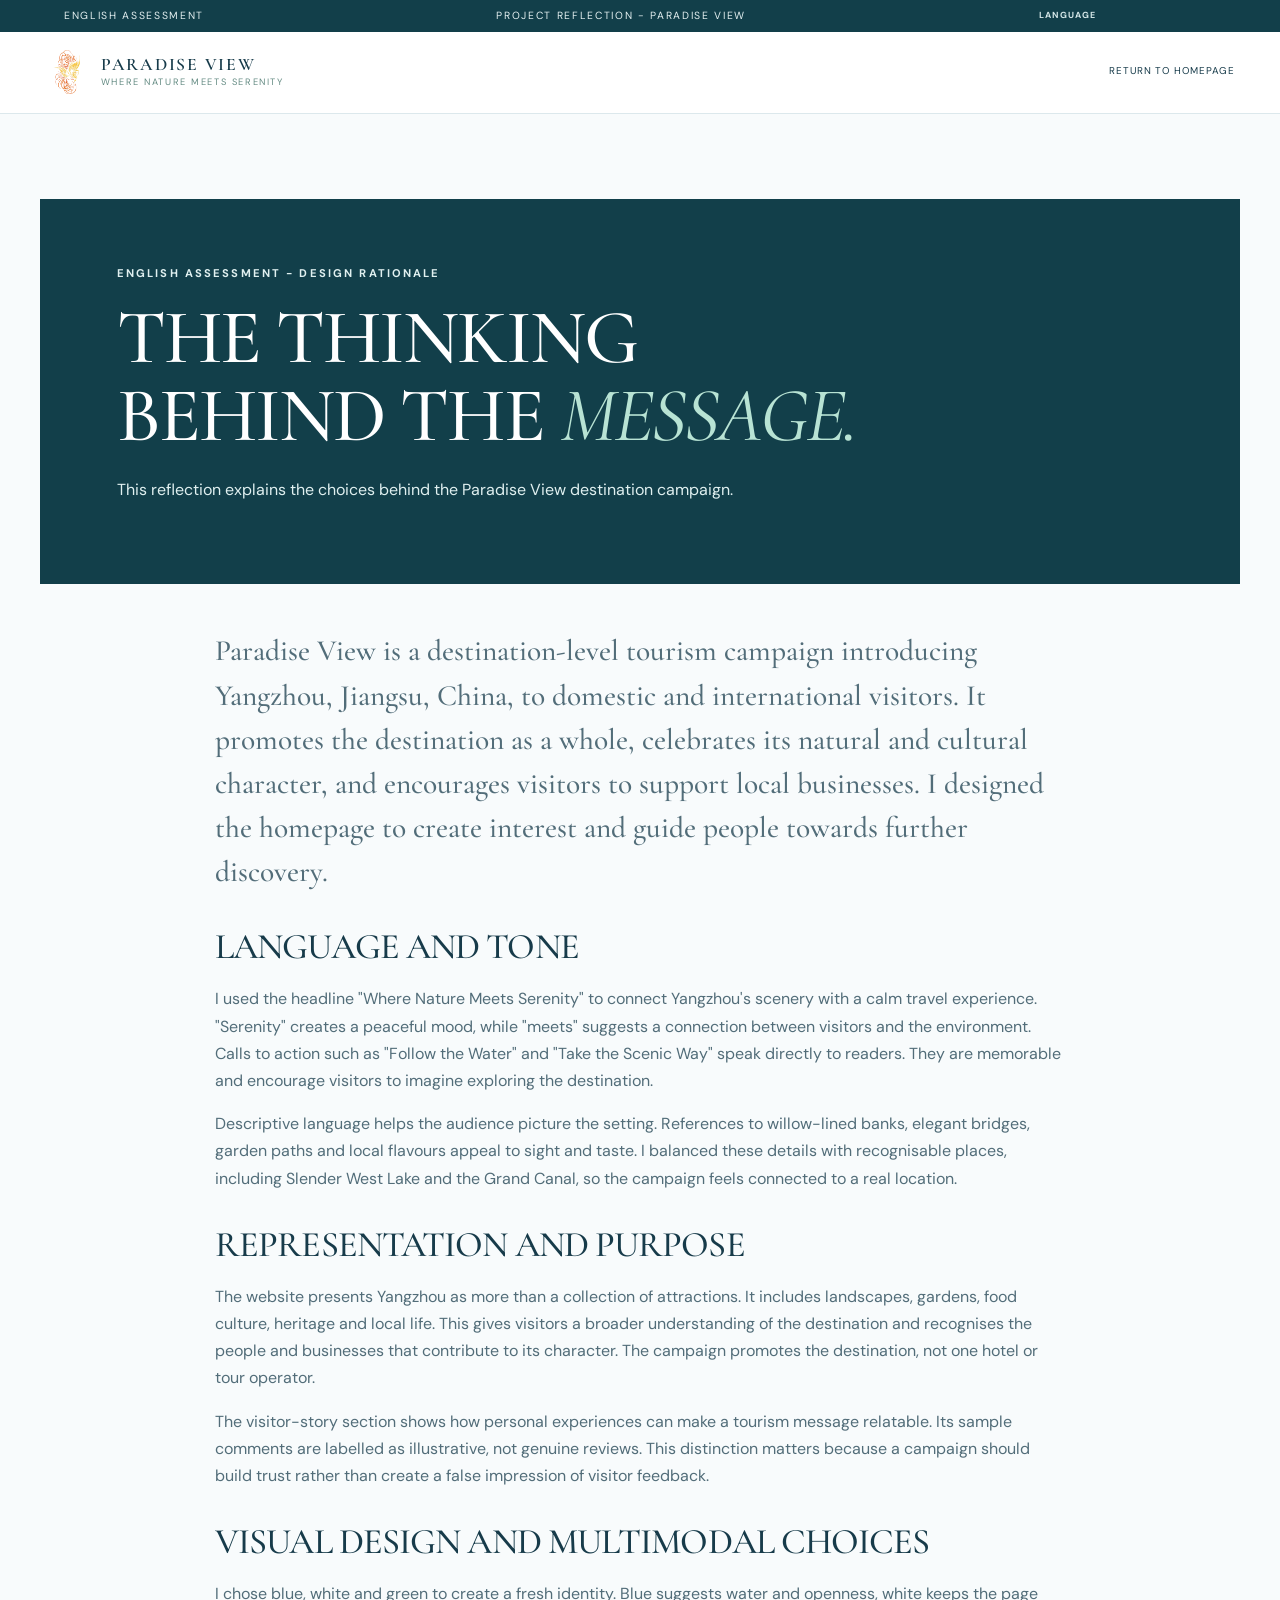
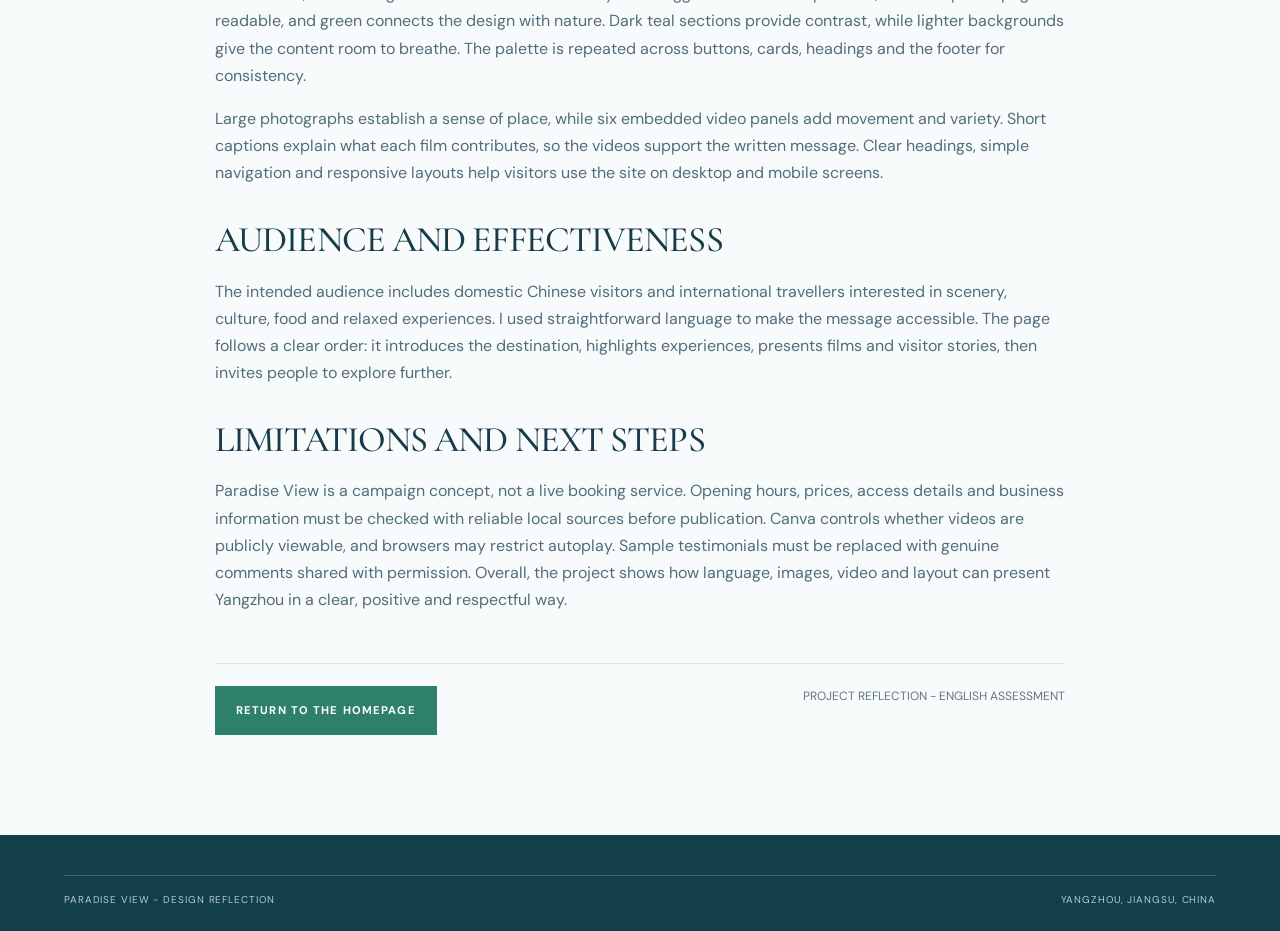
<file: reflection.html>
<!doctype html>
<html lang="en">
<head>
<meta charset="UTF-8">
<meta name="viewport" content="width=device-width, initial-scale=1">
<meta name="description" content="A project reflection on the language, audience and design choices behind the Paradise View destination campaign.">
<meta name="theme-color" content="#123F4A">
<title>PROJECT REFLECTION | PARADISE VIEW</title>
<link rel="preconnect" href="https://fonts.googleapis.com">
<link rel="preconnect" href="https://fonts.gstatic.com" crossorigin>
<link href="https://fonts.googleapis.com/css2?family=Cormorant+Garamond:wght@400;500;600;700&family=DM+Sans:wght@400;500;600;700&display=swap" rel="stylesheet">
<link rel="stylesheet" href="homepage-final.css">
</head>
<body>
<div class="topline"><span>ENGLISH ASSESSMENT</span><span>PROJECT REFLECTION - PARADISE VIEW</span><div class="language-picker" aria-label="Choose website language"><span class="language-label">LANGUAGE</span><div id="google_translate_element"></div></div></div>
<header class="header">
<a class="brand" href="index.html"><img src="bird-of-paradise-logo.png" alt="Paradise View bird of paradise emblem"><span><strong>PARADISE VIEW</strong><small>WHERE NATURE MEETS SERENITY</small></span></a>
<nav class="nav" aria-label="Main navigation"><a href="index.html">Return to Homepage</a></nav>
</header>
<main class="reflection-main"><div class="wrap">
<section class="reflection-hero">
<p class="eyebrow">ENGLISH ASSESSMENT - DESIGN RATIONALE</p>
<h1>THE THINKING<br>BEHIND THE <em>MESSAGE.</em></h1>
<p>This reflection explains the choices behind the Paradise View destination campaign.</p>
</section>
<article class="reflection-content">
<p class="lead">Paradise View is a destination-level tourism campaign introducing Yangzhou, Jiangsu, China, to domestic and international visitors. It promotes the destination as a whole, celebrates its natural and cultural character, and encourages visitors to support local businesses. I designed the homepage to create interest and guide people towards further discovery.</p>
<h2>LANGUAGE AND TONE</h2>
<p>I used the headline "Where Nature Meets Serenity" to connect Yangzhou's scenery with a calm travel experience. "Serenity" creates a peaceful mood, while "meets" suggests a connection between visitors and the environment. Calls to action such as "Follow the Water" and "Take the Scenic Way" speak directly to readers. They are memorable and encourage visitors to imagine exploring the destination.</p>
<p>Descriptive language helps the audience picture the setting. References to willow-lined banks, elegant bridges, garden paths and local flavours appeal to sight and taste. I balanced these details with recognisable places, including Slender West Lake and the Grand Canal, so the campaign feels connected to a real location.</p>
<h2>REPRESENTATION AND PURPOSE</h2>
<p>The website presents Yangzhou as more than a collection of attractions. It includes landscapes, gardens, food culture, heritage and local life. This gives visitors a broader understanding of the destination and recognises the people and businesses that contribute to its character. The campaign promotes the destination, not one hotel or tour operator.</p>
<p>The visitor-story section shows how personal experiences can make a tourism message relatable. Its sample comments are labelled as illustrative, not genuine reviews. This distinction matters because a campaign should build trust rather than create a false impression of visitor feedback.</p>
<h2>VISUAL DESIGN AND MULTIMODAL CHOICES</h2>
<p>I chose blue, white and green to create a fresh identity. Blue suggests water and openness, white keeps the page readable, and green connects the design with nature. Dark teal sections provide contrast, while lighter backgrounds give the content room to breathe. The palette is repeated across buttons, cards, headings and the footer for consistency.</p>
<p>Large photographs establish a sense of place, while six embedded video panels add movement and variety. Short captions explain what each film contributes, so the videos support the written message. Clear headings, simple navigation and responsive layouts help visitors use the site on desktop and mobile screens.</p>
<h2>AUDIENCE AND EFFECTIVENESS</h2>
<p>The intended audience includes domestic Chinese visitors and international travellers interested in scenery, culture, food and relaxed experiences. I used straightforward language to make the message accessible. The page follows a clear order: it introduces the destination, highlights experiences, presents films and visitor stories, then invites people to explore further.</p>
<h2>LIMITATIONS AND NEXT STEPS</h2>
<p>Paradise View is a campaign concept, not a live booking service. Opening hours, prices, access details and business information must be checked with reliable local sources before publication. Canva controls whether videos are publicly viewable, and browsers may restrict autoplay. Sample testimonials must be replaced with genuine comments shared with permission. Overall, the project shows how language, images, video and layout can present Yangzhou in a clear, positive and respectful way.</p>
<div class="reflection-footer"><a class="btn" href="index.html">RETURN TO THE HOMEPAGE</a><span style="color:#607783;font-size:.75rem">PROJECT REFLECTION - ENGLISH ASSESSMENT</span></div>
</article>
</div></main>
<footer class="footer"><div class="footer-bottom"><span>PARADISE VIEW - DESIGN REFLECTION</span><span>YANGZHOU, JIANGSU, CHINA</span></div></footer>
<script>function googleTranslateElementInit(){new google.translate.TranslateElement({pageLanguage:"en",autoDisplay:false,layout:google.translate.TranslateElement.InlineLayout.SIMPLE},"google_translate_element");}</script>
<script src="https://translate.google.com/translate_a/element.js?cb=googleTranslateElementInit" async></script>
</body>
</html>
</file>
<file: homepage-final.css>
:root{--ink:#171815;--deep:#101b16;--jade:#174b3b;--jade2:#286b53;--paper:#f7f3eb;--cream:#eee6d8;--gold:#c6a45b;--gold2:#ead59c;--muted:#6e6b61;--line:#ded4c3;--serif:"Cormorant Garamond",Georgia,serif;--sans:"DM Sans",Arial,sans-serif}
*{box-sizing:border-box}html{scroll-behavior:smooth;scroll-padding-top:88px}body{margin:0;background:var(--paper);color:var(--ink);font:16px/1.7 var(--sans)}img{display:block;max-width:100%;object-fit:cover}a{color:inherit;text-decoration:none}button{font:inherit}h1,h2,h3,h4,header{text-transform:uppercase}h1,h2,h3,h4,p{margin-top:0}h1,h2,h3{font-family:var(--serif);font-weight:500;line-height:1.02;letter-spacing:-.025em}h1{font-size:clamp(3.7rem,8vw,7.5rem);margin-bottom:1.3rem}h2{font-size:clamp(2.6rem,5.2vw,4.8rem);margin-bottom:1.2rem}h3{font-size:clamp(1.7rem,3vw,2.5rem);margin-bottom:.8rem}em{color:var(--gold2);font-weight:400}.wrap{width:min(1200px,calc(100% - 52px));margin-inline:auto}.eyebrow{font-size:.7rem;letter-spacing:.19em;font-weight:700;color:var(--gold);margin-bottom:1rem}.topline{background:#10110f;color:#cfc5b1;padding:7px 5%;font-size:.65rem;letter-spacing:.16em;display:flex;justify-content:space-between;gap:1rem}.header{height:82px;position:sticky;top:0;z-index:20;background:rgba(249,246,239,.96);backdrop-filter:blur(12px);border-bottom:1px solid var(--line);display:flex;align-items:center;justify-content:space-between;padding:0 5%;gap:2rem}.brand{display:flex;align-items:center;gap:12px;flex-shrink:0}.brand img{width:48px;height:48px;object-fit:contain}.brand strong{display:block;font:600 1.25rem var(--serif);letter-spacing:.1em}.brand small{display:block;color:#887650;font-size:.58rem;letter-spacing:.17em}.nav{display:flex;align-items:center;gap:clamp(12px,2.5vw,30px);font-size:.68rem;letter-spacing:.09em;text-transform:uppercase}.nav a{padding:10px 0;border-bottom:1px solid transparent}.nav a:hover,.nav a:focus{border-color:var(--gold);color:var(--jade)}.nav .reflection-link{padding:10px 13px;border:1px solid var(--gold)}.hero{min-height:min(730px,78vw);min-height:650px;position:relative;display:flex;align-items:center;color:white;background:#17251e url("https://commons.wikimedia.org/wiki/Special:FilePath/Slender%20West%20Lake%202017.jpg?width=2000") center 48%/cover no-repeat}.hero:before{content:"";position:absolute;inset:0;background:linear-gradient(90deg,rgba(10,17,13,.82),rgba(10,17,13,.43) 54%,rgba(10,17,13,.08)),linear-gradient(0deg,rgba(10,17,13,.52),transparent 48%)}.hero-inner{position:relative;z-index:1;padding-block:90px;max-width:760px}.hero .eyebrow{color:var(--gold2)}.hero-copy{max-width:560px;color:#f0ece3;font-size:1.05rem;line-height:1.85}.actions{display:flex;flex-wrap:wrap;gap:14px;margin-top:30px}.btn{display:inline-flex;align-items:center;justify-content:center;gap:16px;padding:14px 20px;background:var(--gold);color:#181711;text-transform:uppercase;letter-spacing:.1em;font-size:.7rem;font-weight:700;border:1px solid var(--gold);transition:transform .2s,background .2s}.btn:hover{transform:translateY(-2px);background:var(--gold2)}.btn.outline{background:transparent;border-color:#e0d3b9;color:white}.hero-foot{position:absolute;bottom:22px;left:5%;right:5%;display:flex;justify-content:space-between;gap:1rem;color:#e8dfcc;font-size:.62rem;letter-spacing:.15em;text-transform:uppercase}.section{padding:100px 0}.section-head{display:flex;align-items:end;justify-content:space-between;gap:2rem;margin-bottom:40px}.section-head h2{margin-bottom:0}.section-head p{max-width:360px;color:var(--muted);font-size:.9rem;margin-bottom:4px}.intro-grid{display:grid;grid-template-columns:.82fr 1.18fr;gap:9%;align-items:start}.intro-grid h2{margin:0}.lead{font:500 clamp(1.35rem,2.3vw,1.85rem)/1.5 var(--serif);color:#34372f}.intro-copy p:not(.lead){color:#5f6058;font-size:.94rem}.destination-feature{display:grid;grid-template-columns:1.08fr .92fr;background:#eae3d7}.destination-photo{min-height:450px;background:#d7d0c0}.destination-photo img{height:100%;width:100%;min-height:450px}.destination-copy{padding:clamp(30px,5vw,68px);align-self:center}.destination-copy .eyebrow{color:#876c35}.destination-copy h3{font-size:clamp(2rem,3.5vw,3.3rem)}.destination-copy p{color:#626057;font-size:.94rem}.interest-section{background:var(--deep);color:white}.interest-section .section-head p{color:#c1c1b5}.interest-grid{display:grid;grid-template-columns:repeat(4,1fr);gap:14px}.interest-card{position:relative;min-height:340px;overflow:hidden;background:#25372d}.interest-card img{position:absolute;inset:0;width:100%;height:100%;transition:transform .5s}.interest-card:hover img{transform:scale(1.04)}.interest-card:after{content:"";position:absolute;inset:0;background:linear-gradient(0deg,rgba(7,12,9,.88),transparent 72%)}.interest-card .card-copy{position:absolute;z-index:1;left:20px;right:18px;bottom:22px}.interest-card small{font-size:.65rem;letter-spacing:.16em;color:var(--gold2)}.interest-card h3{font-size:1.8rem;margin:.55rem 0}.interest-card p{font-size:.8rem;color:#e2e0d7;margin:0}.films{background:#f0e8db}.film-intro{max-width:700px;color:var(--muted)}.film-grid{display:grid;grid-template-columns:repeat(2,minmax(0,1fr));gap:28px}.film-card{min-width:0;background:#fffdf8;border:1px solid var(--line);box-shadow:0 12px 35px #30271a0a}.film-frame{aspect-ratio:16/9;background:#171815;overflow:hidden}.film-frame iframe{display:block;width:100%;height:100%;border:0}.film-copy{padding:25px 27px 29px}.film-number{font-size:.65rem;letter-spacing:.16em;color:#8a6d34;font-weight:700}.film-copy h3{font-size:clamp(1.65rem,2.6vw,2.4rem);margin:.7rem 0}.film-copy p{color:#5d5c54;font-size:.9rem;line-height:1.8;margin-bottom:0}.film-link{display:inline-block;margin-top:16px;color:var(--jade);font-size:.68rem;letter-spacing:.1em;font-weight:700;text-transform:uppercase;border-bottom:1px solid var(--gold);padding-bottom:4px}.testimonials{background:#fffdf8}.testimonial-intro{max-width:760px;color:var(--muted)}.testimonial-grid{display:grid;grid-template-columns:repeat(3,1fr);gap:18px}.quote-card{padding:30px;background:#f0e8db;border-top:3px solid var(--gold);display:flex;flex-direction:column;min-height:240px}.quote-mark{font:3rem var(--serif);color:#b3944c;line-height:.8}.quote-card blockquote{font:500 1.35rem/1.5 var(--serif);margin:18px 0 22px}.quote-card small{margin-top:auto;color:#756e60;font-size:.68rem;letter-spacing:.08em}.honesty-note{margin-top:18px;font-size:.78rem;color:#756e60}.audience{background:#173c30;color:white}.audience-grid{display:grid;grid-template-columns:.85fr 1.15fr;gap:8%;align-items:center}.audience p:not(.eyebrow){color:#e0e5dc}.audience h2{margin-bottom:0}.closing{padding:100px 0;text-align:center;background:var(--paper)}.closing h2{max-width:800px;margin:0 auto 20px}.closing p{max-width:640px;margin:0 auto;color:var(--muted)}.closing .actions{justify-content:center}.footer{background:#10110f;color:#d7d0c3;padding:40px 5% 22px}.footer-main{display:flex;align-items:center;justify-content:space-between;gap:30px;padding-bottom:28px}.footer p{max-width:390px;color:#aaa699;font-size:.82rem;margin:0}.footer-bottom{border-top:1px solid #37372f;padding-top:16px;display:flex;justify-content:space-between;gap:1rem;color:#908c80;font-size:.62rem;letter-spacing:.09em;text-transform:uppercase}.reflection-main{padding:85px 0 100px}.reflection-hero{padding:65px clamp(24px,6vw,80px);background:var(--deep);color:white;margin-bottom:45px}.reflection-hero h1{font-size:clamp(3rem,6vw,5.7rem)}.reflection-hero p{max-width:700px;color:#e4e3d8}.reflection-content{max-width:850px;margin:auto}.reflection-content h2{font-size:2.25rem;margin-top:2.2rem}.reflection-content p,.reflection-content li{color:#50534b}.reflection-content strong{color:var(--jade)}.reflection-content ul{padding-left:1.4rem}.reflection-footer{display:flex;justify-content:space-between;gap:20px;margin-top:50px;padding-top:22px;border-top:1px solid var(--line)}:focus-visible{outline:3px solid #c6a45b;outline-offset:3px} @media(max-width:850px){.header{height:auto;min-height:76px;padding-block:12px;align-items:flex-start;flex-direction:column;gap:10px}.nav{flex-wrap:wrap;gap:10px 18px}.hero{min-height:600px}.intro-grid,.destination-feature,.audience-grid{grid-template-columns:1fr;gap:25px}.destination-photo,.destination-photo img{min-height:320px;height:320px}.interest-grid{grid-template-columns:repeat(2,1fr)}.interest-card{min-height:300px}.section{padding:72px 0}.film-grid{gap:18px}.film-copy{padding:20px}.testimonial-grid{grid-template-columns:1fr}.quote-card{min-height:0}.footer-main{align-items:flex-start;flex-direction:column}}@media(max-width:560px){.wrap{width:calc(100% - 36px)}.topline{font-size:.55rem;flex-direction:column;gap:2px}.brand img{width:40px;height:40px}.nav{font-size:.61rem;gap:8px 14px}.nav .reflection-link{padding:6px 8px}.hero{min-height:610px;background-position:58% center}.hero-inner{padding-block:70px}.hero-copy{font-size:.95rem}.hero-foot{font-size:.5rem;left:18px;right:18px}.section-head{align-items:flex-start;flex-direction:column;gap:12px}.interest-grid{grid-template-columns:1fr 1fr;gap:9px}.interest-card{min-height:245px}.interest-card .card-copy{left:12px;right:10px;bottom:14px}.interest-card h3{font-size:1.35rem}.interest-card p{font-size:.72rem}.film-grid{grid-template-columns:1fr}.film-copy h3{font-size:1.8rem}.footer-bottom{flex-direction:column}.reflection-main{padding-top:35px}.reflection-hero{padding:35px 24px}.reflection-content h2{font-size:1.8rem}.reflection-footer{flex-direction:column}}
/* FINAL PARADISE VIEW PALETTE - BLUE, WHITE AND GREEN */
:root{--ink:#173B4A;--deep:#123F4A;--jade:#287A62;--jade2:#4B9B80;--paper:#F8FBFC;--cream:#EAF4F6;--gold:#2F806A;--gold2:#B8E3D4;--muted:#607783;--line:#DCE8EC}
body{background:#F8FBFC;color:#173B4A}
.topline{background:#123F4A;color:#E4F0F1}
.header{background:rgba(255,255,255,.97);border-bottom-color:#DCE8EC}
.brand small{color:#648B83}
.nav a:hover,.nav a:focus{color:#287A62;border-color:#75B9A4}
.hero{background-color:#143F4A}
.hero:before{background:linear-gradient(90deg,rgba(10,43,54,.82),rgba(10,43,54,.43) 54%,rgba(10,43,54,.08)),linear-gradient(0deg,rgba(10,43,54,.48),transparent 48%)}
.btn{background:#2F806A;color:#fff;border-color:#2F806A}
.btn:hover{background:#3D9279;border-color:#3D9279;color:#fff}
.btn.outline{background:transparent;border-color:#D5E8E8;color:#fff}
.destination-feature{background:#EAF4F6}
.destination-photo{background:#DCEBED}
.destination-copy .eyebrow{color:#367A68}
.destination-copy p{color:#526D79}
.interest-section{background:#123F4A}
.interest-card{background:#1D5661}
.interest-card:after{background:linear-gradient(0deg,rgba(8,39,49,.88),transparent 72%)}
.interest-card small{color:#B8E3D4}
.interest-card p{color:#E5F1F1}
.films{background:#EFF7F9}
.film-card{background:#fff;border-color:#DCE8EC;box-shadow:0 12px 35px rgba(23,59,74,.07)}
.film-frame{background:#143F4A}
.film-number{color:#367A68}
.film-copy p{color:#5E7480}
.film-link{color:#287A62;border-color:#9BCFBE}
.testimonials{background:#fff}
.quote-card{background:#EDF6F4;border-top-color:#3D9279}
.quote-mark{color:#3D9279}
.quote-card small,.honesty-note{color:#647985}
.audience{background:#164B5B;color:#fff}
.audience p:not(.eyebrow){color:#E0F0F0}
.closing{background:#F8FBFC}
.closing p{color:#607783}
.footer{background:#123F4A;color:#D7E6E8}
.footer p{color:#C3D9DC}
.footer-bottom{border-top-color:#3B6771;color:#B5CDD0}
.reflection-hero{background:#123F4A}
.reflection-hero p{color:#E0F0F0}
.reflection-content p,.reflection-content li{color:#526D79}
.reflection-content strong{color:#287A62}
.reflection-content h2{color:#173B4A}
:focus-visible{outline-color:#3D9279}
@media(max-width:850px){.header{background:rgba(255,255,255,.98)}}
/* FINAL LAYOUT POLISH */
.section-head{display:grid;grid-template-columns:minmax(0,1fr) minmax(250px,360px);align-items:end;gap:2rem}
.section-head>div{min-width:0}
.section-head>p{min-width:0;max-width:360px;margin-bottom:4px}
.header{padding-inline:3.5%;gap:1rem}
.nav{gap:clamp(8px,1.25vw,18px);font-size:.62rem;flex-wrap:wrap;justify-content:flex-end}
.brand img{width:44px;height:44px}
.brand strong{font-size:1.1rem}
@media(max-width:850px){
 .section-head{grid-template-columns:1fr;align-items:start;gap:12px}
 .header{padding:12px 4%}
 .nav{justify-content:flex-start}
}
@media(max-width:560px){.section-head{grid-template-columns:1fr}}
/* MAP AND LANGUAGE FINISH */
.map-section{background:#F8FBFC}
.map-frame{width:100%;aspect-ratio:16/9;min-height:380px;overflow:hidden;border:1px solid #DCE8EC;background:#EAF4F6;box-shadow:0 16px 40px rgba(23,59,74,.08)}
.map-frame iframe{display:block;width:100%;height:100%;min-height:380px;border:0}
.map-actions{display:flex;flex-wrap:wrap;gap:12px;margin-top:20px}
.map-section .btn.outline{background:transparent;border-color:#9BCFBE;color:#173B4A}
.map-disclaimer{margin-top:14px;color:#607783;font-size:.75rem}
.language-picker{display:flex;align-items:center;gap:8px;flex-shrink:0}
.language-label{font-size:.55rem;letter-spacing:.12em;color:#D5E7E8;font-weight:700}
.language-picker #google_translate_element{min-width:112px}
.language-picker .goog-te-gadget{font-family:var(--sans)!important;font-size:10px!important;color:#D5E7E8!important;white-space:nowrap}
.language-picker .goog-te-gadget-simple{border:1px solid rgba(213,231,232,.55)!important;background:rgba(255,255,255,.08)!important;padding:5px 8px!important}
.language-picker .goog-te-gadget-simple .goog-te-menu-value{color:#fff!important}
.language-picker .goog-te-gadget img{display:none!important}
.goog-te-banner-frame.skiptranslate{display:none!important}
body{top:0!important}
@media(max-width:850px){.topline{align-items:flex-start;flex-wrap:wrap}.language-picker{margin-top:3px}}
@media(max-width:560px){.map-frame,.map-frame iframe{min-height:320px}.map-frame{aspect-ratio:4/3}.map-actions{flex-direction:column;align-items:stretch}.language-picker{align-items:flex-start}}
</file>
